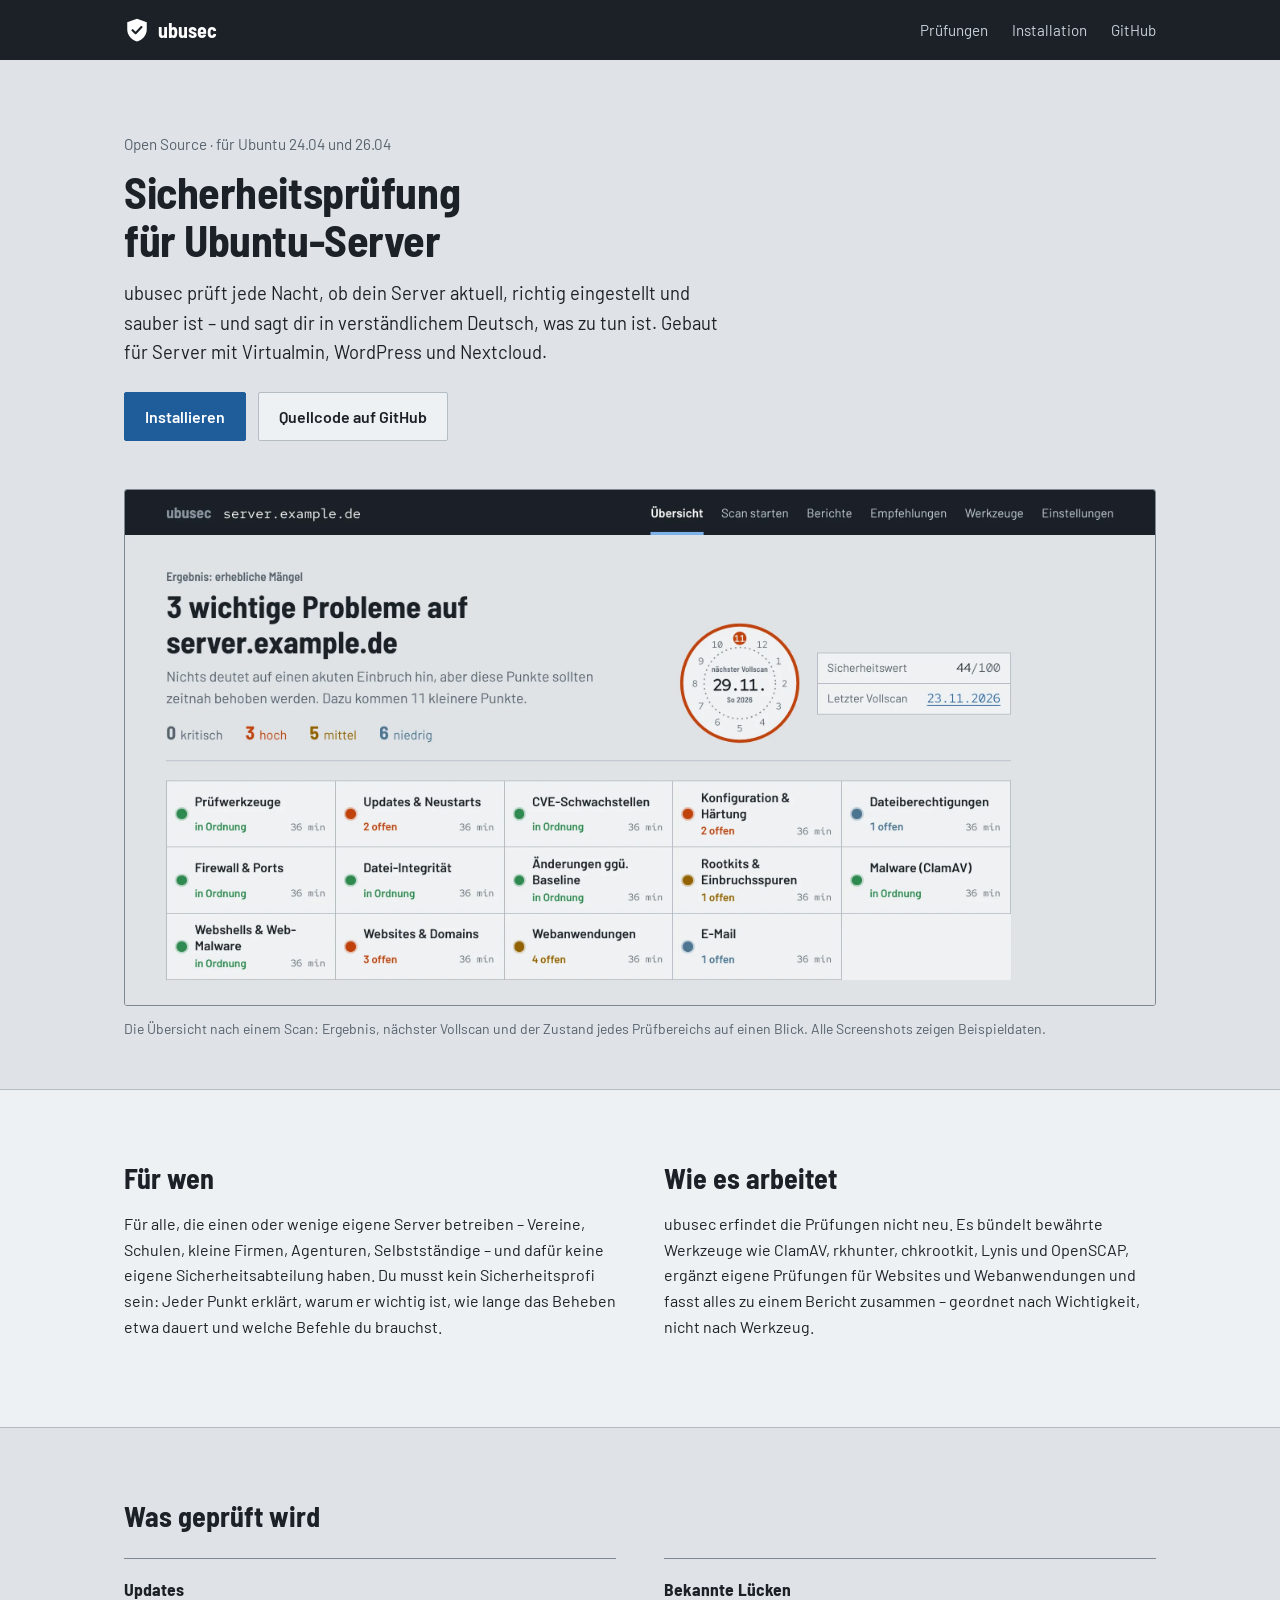
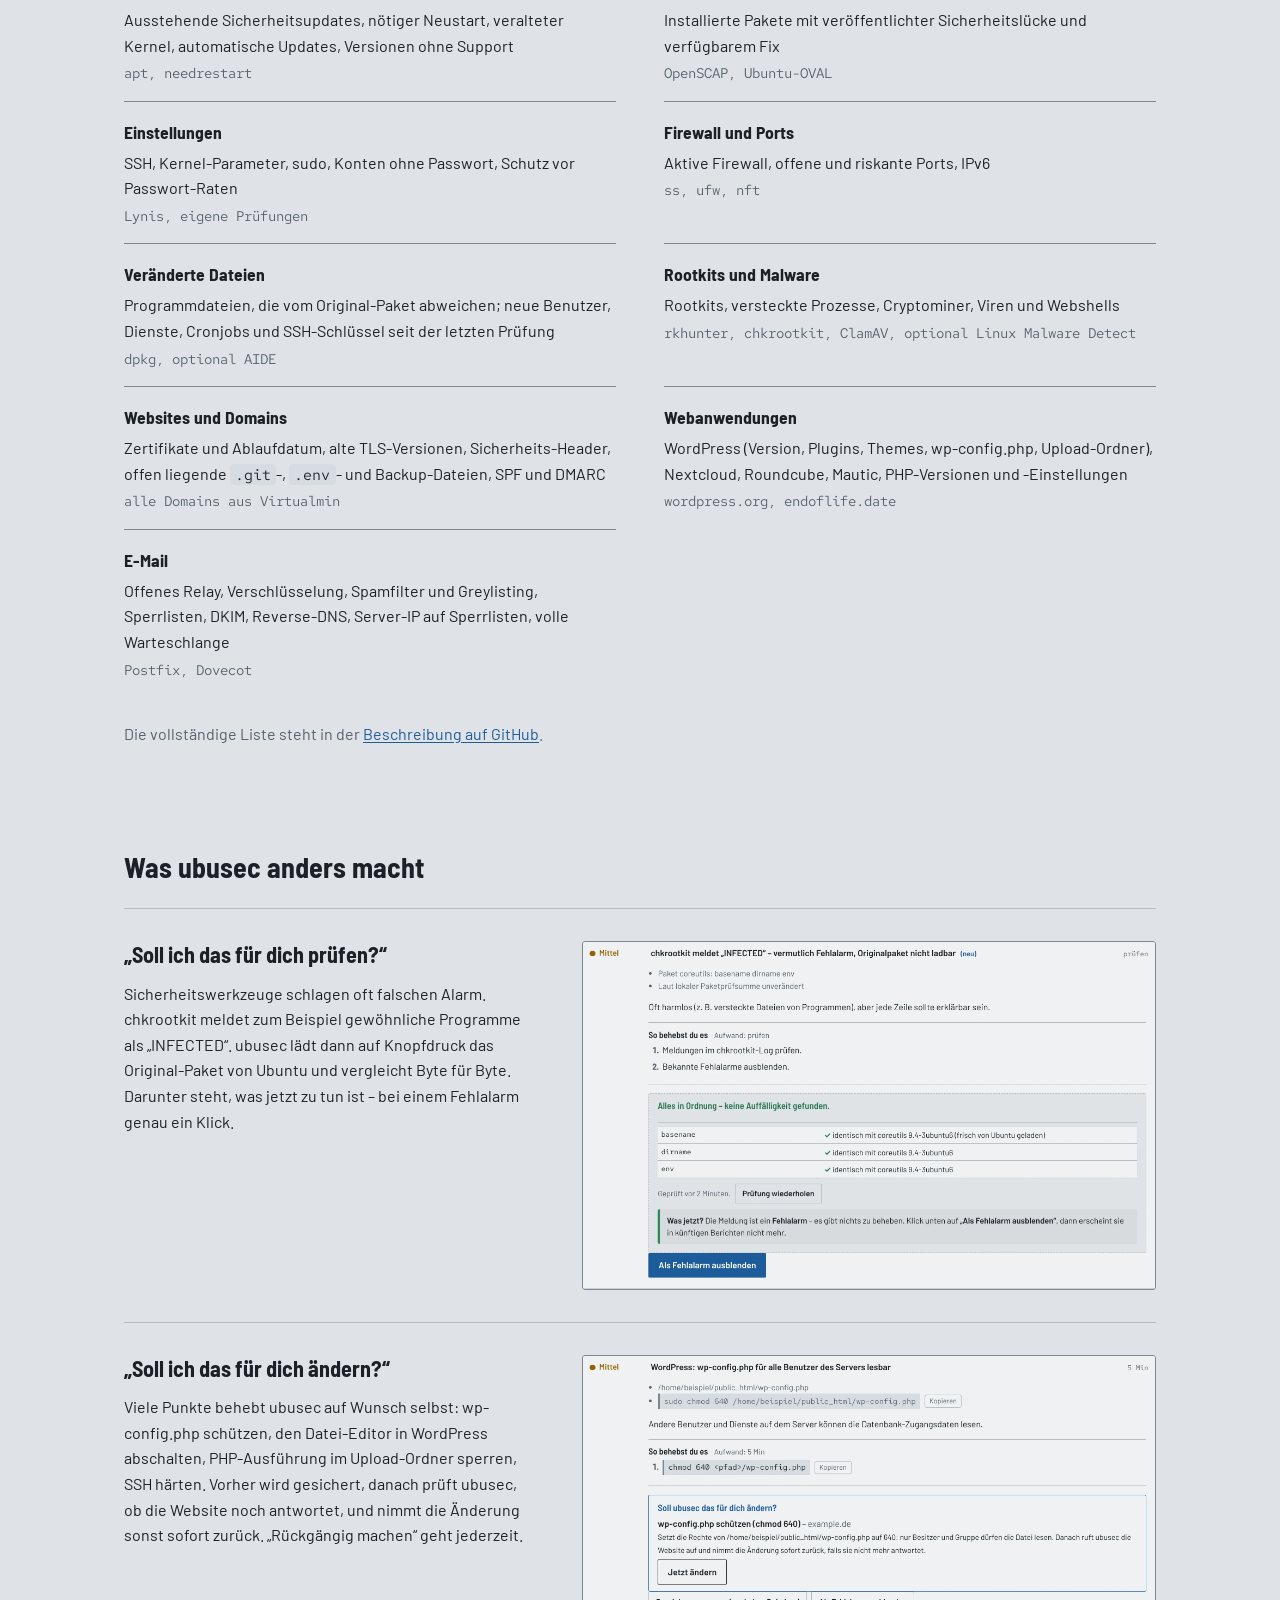
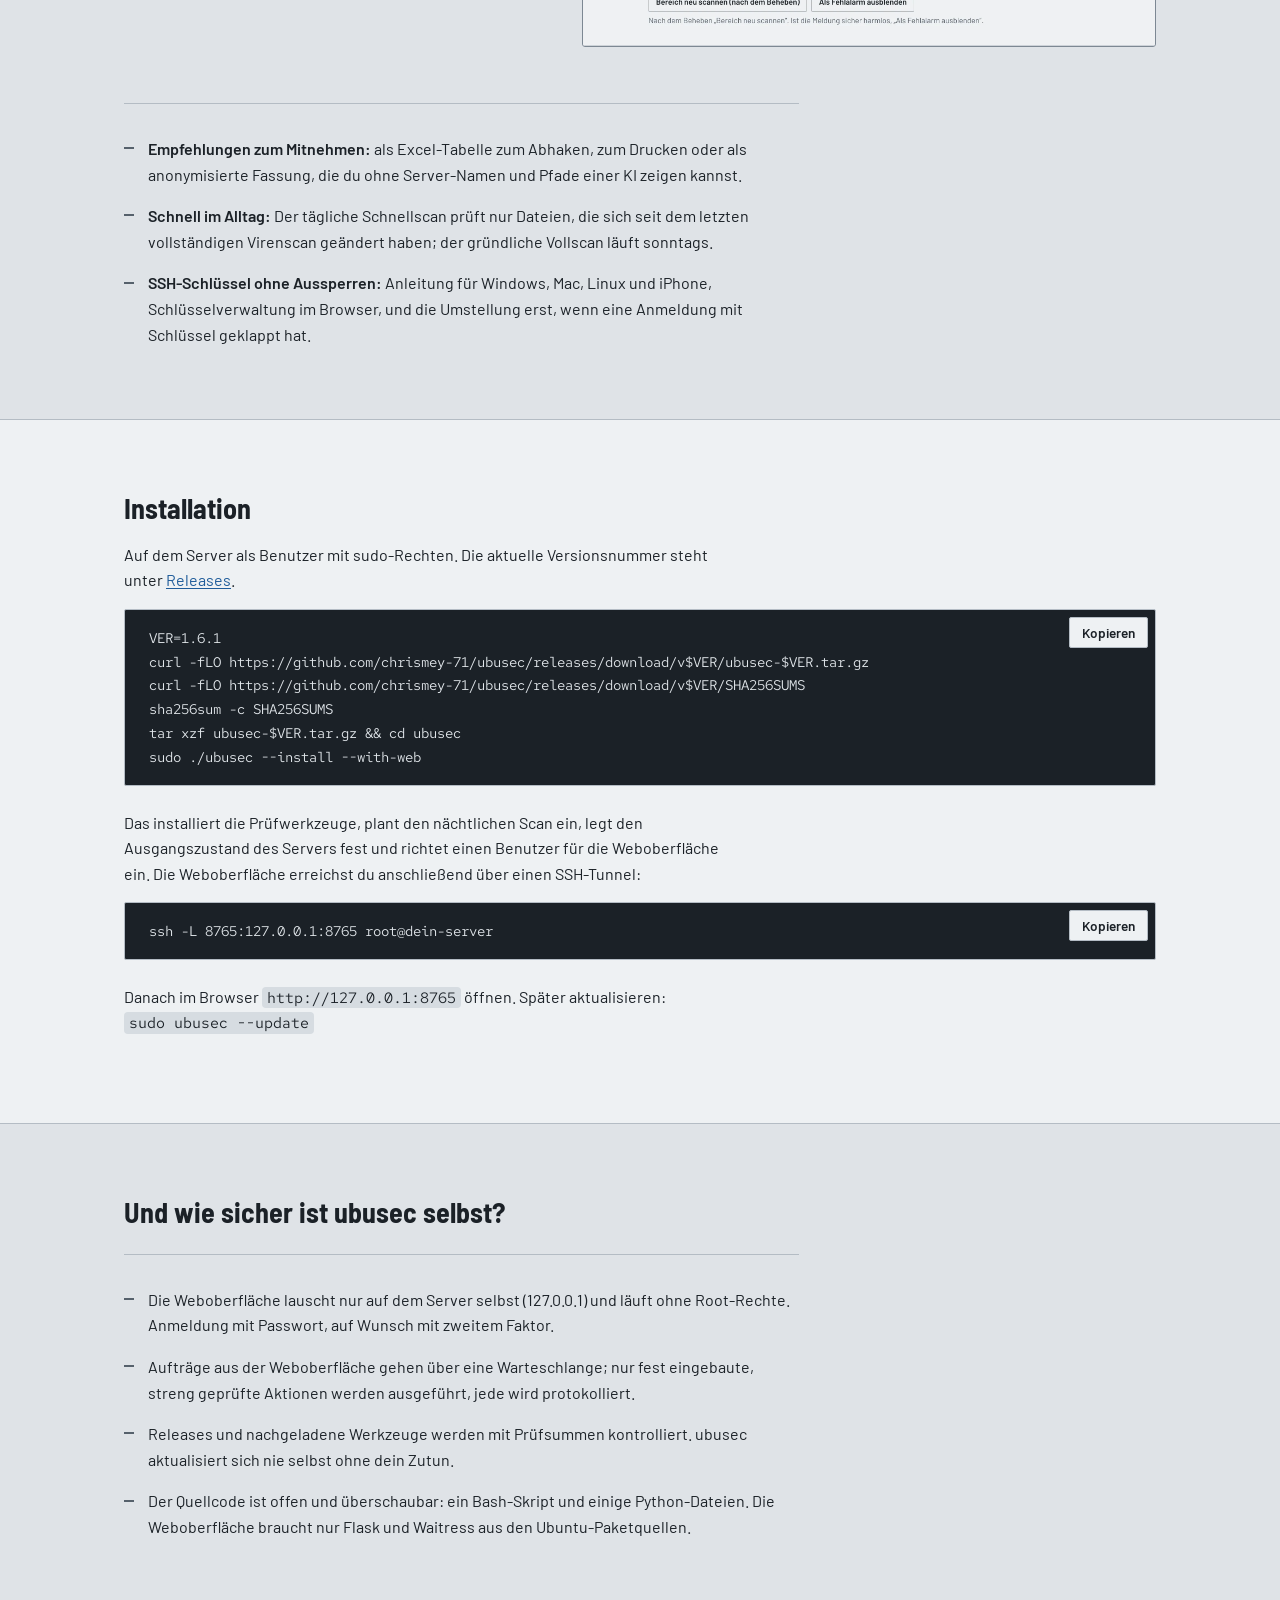
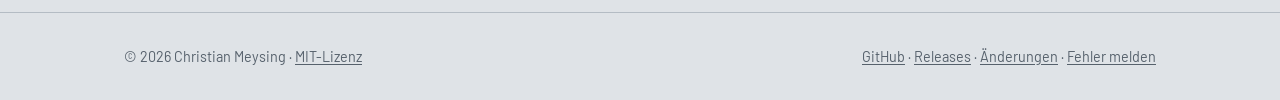
<file: docs/index.html>
<!doctype html>
<html lang="de">
<head>
<meta charset="utf-8">
<meta name="viewport" content="width=device-width, initial-scale=1">
<title>ubusec – Sicherheitsscanner für Ubuntu-Server (Virtualmin, WordPress, Nextcloud)</title>
<meta name="description" content="ubusec prüft jede Nacht, ob dein Ubuntu-Server aktuell, richtig eingestellt und sauber ist – Updates, CVEs, SSH, Firewall, Rootkits, Malware, Websites und WordPress – und sagt dir auf Deutsch, was zu tun ist. Open Source (MIT).">
<link rel="canonical" href="https://chrismey-71.github.io/ubusec/">
<meta property="og:type" content="website">
<meta property="og:title" content="ubusec – Sicherheitsprüfung für Ubuntu-Server">
<meta property="og:description" content="Prüft jede Nacht Updates, SSH, Firewall, Rootkits, Malware und Websites – mit verständlichen Empfehlungen auf Deutsch. Open Source.">
<meta property="og:image" content="https://chrismey-71.github.io/ubusec/assets/img/uebersicht-light.webp">
<meta name="color-scheme" content="light dark">
<meta name="google-site-verification" content="YBQRpRcjBFuxK_fFpxAjEb0lXHjIh4YiTzNXHD8Yrtk">
<link rel="icon" href="favicon.svg" type="image/svg+xml">
<link rel="stylesheet" href="assets/site.css">
<script type="application/ld+json">
{"@context":"https://schema.org","@type":"SoftwareApplication","name":"ubusec","operatingSystem":"Ubuntu 24.04, Ubuntu 26.04",
 "applicationCategory":"SecurityApplication","license":"https://opensource.org/licenses/MIT","inLanguage":"de",
 "url":"https://chrismey-71.github.io/ubusec/","codeRepository":"https://github.com/chrismey-71/ubusec",
 "author":{"@type":"Person","name":"Christian Meysing"},"offers":{"@type":"Offer","price":"0","priceCurrency":"EUR"}}
</script>
</head>
<body>
<a class="skip" href="#inhalt">Zum Inhalt springen</a>

<header class="top">
  <div class="wrap top-in">
    <a class="brand" href="./" aria-label="ubusec – Startseite">
      <svg viewBox="0 0 32 32" width="26" height="26" aria-hidden="true"><path class="shield" d="M16 2 4 6.5v8.7c0 7.3 5 13.4 12 14.8 7-1.4 12-7.5 12-14.8V6.5L16 2z"/><path class="check" d="m10.5 16.2 3.8 3.8 7.2-7.6" fill="none" stroke-width="2.6" stroke-linecap="round" stroke-linejoin="round"/></svg>
      ubusec
    </a>
    <nav aria-label="Seitennavigation">
      <a href="#pruefungen">Prüfungen</a>
      <a href="#installation">Installation</a>
      <a href="https://github.com/chrismey-71/ubusec">GitHub</a>
    </nav>
  </div>
</header>

<main id="inhalt">
  <section class="hero wrap">
    <p class="kicker">Open Source · für Ubuntu 24.04 und 26.04</p>
    <h1>Sicherheitsprüfung für Ubuntu-Server</h1>
    <p class="lede">ubusec prüft jede Nacht, ob dein Server aktuell, richtig eingestellt und sauber ist –
      und sagt dir in verständlichem Deutsch, was zu tun ist. Gebaut für Server mit Virtualmin,
      WordPress und Nextcloud.</p>
    <p class="cta">
      <a class="btn btn-primary" href="#installation">Installieren</a>
      <a class="btn" href="https://github.com/chrismey-71/ubusec">Quellcode auf GitHub</a>
    </p>
    <figure class="shot shot-hero">
      <picture>
        <source srcset="assets/img/uebersicht-dark.webp" media="(prefers-color-scheme: dark)">
        <img src="assets/img/uebersicht-light.webp" width="1280" height="640"
             alt="Übersicht der Weboberfläche: drei wichtige Probleme auf server.example.de, daneben die Prüfplakette mit dem nächsten Vollscan und der Sicherheitswert, darunter eine Zustandsanzeige mit offenen Punkten für jeden der 14 Prüfbereiche.">
      </picture>
      <figcaption>Die Übersicht nach einem Scan: Ergebnis, nächster Vollscan und der Zustand jedes Prüfbereichs auf einen Blick. Alle Screenshots zeigen Beispieldaten.</figcaption>
    </figure>
  </section>

  <section class="band">
    <div class="wrap two">
      <div>
        <h2>Für wen</h2>
        <p>Für alle, die einen oder wenige eigene Server betreiben – Vereine, Schulen, kleine Firmen,
          Agenturen, Selbstständige – und dafür keine eigene Sicherheitsabteilung haben.
          Du musst kein Sicherheitsprofi sein: Jeder Punkt erklärt, warum er wichtig ist,
          wie lange das Beheben etwa dauert und welche Befehle du brauchst.</p>
      </div>
      <div>
        <h2>Wie es arbeitet</h2>
        <p>ubusec erfindet die Prüfungen nicht neu. Es bündelt bewährte Werkzeuge wie ClamAV, rkhunter,
          chkrootkit, Lynis und OpenSCAP, ergänzt eigene Prüfungen für Websites und Webanwendungen
          und fasst alles zu einem Bericht zusammen – geordnet nach Wichtigkeit, nicht nach Werkzeug.</p>
      </div>
    </div>
  </section>

  <section id="pruefungen" class="wrap section">
    <h2>Was geprüft wird</h2>
    <dl class="checks">
      <div><dt>Updates</dt><dd>Ausstehende Sicherheitsupdates, nötiger Neustart, veralteter Kernel, automatische Updates, Versionen ohne Support <span class="tools">apt, needrestart</span></dd></div>
      <div><dt>Bekannte Lücken</dt><dd>Installierte Pakete mit veröffentlichter Sicherheitslücke und verfügbarem Fix <span class="tools">OpenSCAP, Ubuntu-OVAL</span></dd></div>
      <div><dt>Einstellungen</dt><dd>SSH, Kernel-Parameter, sudo, Konten ohne Passwort, Schutz vor Passwort-Raten <span class="tools">Lynis, eigene Prüfungen</span></dd></div>
      <div><dt>Firewall und Ports</dt><dd>Aktive Firewall, offene und riskante Ports, IPv6 <span class="tools">ss, ufw, nft</span></dd></div>
      <div><dt>Veränderte Dateien</dt><dd>Programmdateien, die vom Original-Paket abweichen; neue Benutzer, Dienste, Cronjobs und SSH-Schlüssel seit der letzten Prüfung <span class="tools">dpkg, optional AIDE</span></dd></div>
      <div><dt>Rootkits und Malware</dt><dd>Rootkits, versteckte Prozesse, Cryptominer, Viren und Webshells <span class="tools">rkhunter, chkrootkit, ClamAV, optional Linux Malware Detect</span></dd></div>
      <div><dt>Websites und Domains</dt><dd>Zertifikate und Ablaufdatum, alte TLS-Versionen, Sicherheits-Header, offen liegende <code>.git</code>-, <code>.env</code>- und Backup-Dateien, SPF und DMARC <span class="tools">alle Domains aus Virtualmin</span></dd></div>
      <div><dt>Webanwendungen</dt><dd>WordPress (Version, Plugins, Themes, wp-config.php, Upload-Ordner), Nextcloud, Roundcube, Mautic, PHP-Versionen und -Einstellungen <span class="tools">wordpress.org, endoflife.date</span></dd></div>
      <div><dt>E-Mail</dt><dd>Offenes Relay, Verschlüsselung, Spamfilter und Greylisting, Sperrlisten, DKIM, Reverse-DNS, Server-IP auf Sperrlisten, volle Warteschlange <span class="tools">Postfix, Dovecot</span></dd></div>
    </dl>
    <p class="more">Die vollständige Liste steht in der <a href="https://github.com/chrismey-71/ubusec#readme">Beschreibung auf GitHub</a>.</p>
  </section>

  <section class="wrap section">
    <h2>Was ubusec anders macht</h2>

    <div class="feature">
      <div class="feature-text">
        <h3>„Soll ich das für dich prüfen?“</h3>
        <p>Sicherheitswerkzeuge schlagen oft falschen Alarm. chkrootkit meldet zum Beispiel
          gewöhnliche Programme als „INFECTED“. ubusec lädt dann auf Knopfdruck das Original-Paket
          von Ubuntu und vergleicht Byte für Byte. Darunter steht, was jetzt zu tun ist –
          bei einem Fehlalarm genau ein Klick.</p>
      </div>
      <figure class="shot">
        <picture>
          <source srcset="assets/img/pruefen-dark.webp" media="(prefers-color-scheme: dark)">
          <img src="assets/img/pruefen-light.webp" width="1050" height="636" loading="lazy"
               alt="Ein chkrootkit-Befund mit Prüfergebnis: basename, dirname und env sind identisch mit dem Ubuntu-Paket. Darunter die Empfehlung, die Meldung als Fehlalarm auszublenden.">
        </picture>
      </figure>
    </div>

    <div class="feature">
      <div class="feature-text">
        <h3>„Soll ich das für dich ändern?“</h3>
        <p>Viele Punkte behebt ubusec auf Wunsch selbst: wp-config.php schützen, den Datei-Editor
          in WordPress abschalten, PHP-Ausführung im Upload-Ordner sperren, SSH härten.
          Vorher wird gesichert, danach prüft ubusec, ob die Website noch antwortet,
          und nimmt die Änderung sonst sofort zurück. „Rückgängig machen“ geht jederzeit.</p>
      </div>
      <figure class="shot">
        <picture>
          <source srcset="assets/img/aendern-dark.webp" media="(prefers-color-scheme: dark)">
          <img src="assets/img/aendern-light.webp" width="1050" height="533" loading="lazy"
               alt="Ein WordPress-Befund mit dem Angebot „Soll ubusec das für dich ändern?“ und dem Knopf „Jetzt ändern“.">
        </picture>
      </figure>
    </div>

    <ul class="plain-list">
      <li><b>Empfehlungen zum Mitnehmen:</b> als Excel-Tabelle zum Abhaken, zum Drucken oder als
        anonymisierte Fassung, die du ohne Server-Namen und Pfade einer KI zeigen kannst.</li>
      <li><b>Schnell im Alltag:</b> Der tägliche Schnellscan prüft nur Dateien, die sich seit dem
        letzten vollständigen Virenscan geändert haben; der gründliche Vollscan läuft sonntags.</li>
      <li><b>SSH-Schlüssel ohne Aussperren:</b> Anleitung für Windows, Mac, Linux und iPhone,
        Schlüsselverwaltung im Browser, und die Umstellung erst, wenn eine Anmeldung mit Schlüssel geklappt hat.</li>
    </ul>
  </section>

  <section id="installation" class="band">
    <div class="wrap section">
      <h2>Installation</h2>
      <p>Auf dem Server als Benutzer mit sudo-Rechten. Die aktuelle Versionsnummer steht unter
        <a href="https://github.com/chrismey-71/ubusec/releases">Releases</a>.</p>
      <div class="code">
        <button type="button" class="copy" data-target="install">Kopieren</button>
<pre id="install"><code>VER=1.6.1
curl -fLO https://github.com/chrismey-71/ubusec/releases/download/v$VER/ubusec-$VER.tar.gz
curl -fLO https://github.com/chrismey-71/ubusec/releases/download/v$VER/SHA256SUMS
sha256sum -c SHA256SUMS
tar xzf ubusec-$VER.tar.gz &amp;&amp; cd ubusec
sudo ./ubusec --install --with-web</code></pre>
      </div>
      <p>Das installiert die Prüfwerkzeuge, plant den nächtlichen Scan ein, legt den Ausgangszustand
        des Servers fest und richtet einen Benutzer für die Weboberfläche ein. Die Weboberfläche
        erreichst du anschließend über einen SSH-Tunnel:</p>
      <div class="code">
        <button type="button" class="copy" data-target="tunnel">Kopieren</button>
<pre id="tunnel"><code>ssh -L 8765:127.0.0.1:8765 root@dein-server</code></pre>
      </div>
      <p>Danach im Browser <code>http://127.0.0.1:8765</code> öffnen. Später aktualisieren:
        <code>sudo ubusec --update</code></p>
    </div>
  </section>

  <section class="wrap section">
    <h2>Und wie sicher ist ubusec selbst?</h2>
    <ul class="plain-list">
      <li>Die Weboberfläche lauscht nur auf dem Server selbst (127.0.0.1) und läuft ohne Root-Rechte.
        Anmeldung mit Passwort, auf Wunsch mit zweitem Faktor.</li>
      <li>Aufträge aus der Weboberfläche gehen über eine Warteschlange; nur fest eingebaute,
        streng geprüfte Aktionen werden ausgeführt, jede wird protokolliert.</li>
      <li>Releases und nachgeladene Werkzeuge werden mit Prüfsummen kontrolliert.
        ubusec aktualisiert sich nie selbst ohne dein Zutun.</li>
      <li>Der Quellcode ist offen und überschaubar: ein Bash-Skript und einige Python-Dateien.
        Die Weboberfläche braucht nur Flask und Waitress aus den Ubuntu-Paketquellen.</li>
    </ul>
  </section>
</main>

<footer class="foot">
  <div class="wrap foot-in">
    <p>© 2026 Christian Meysing · <a href="https://github.com/chrismey-71/ubusec/blob/main/LICENSE">MIT-Lizenz</a></p>
    <p><a href="https://github.com/chrismey-71/ubusec">GitHub</a> ·
      <a href="https://github.com/chrismey-71/ubusec/releases">Releases</a> ·
      <a href="https://github.com/chrismey-71/ubusec/blob/main/CHANGELOG.md">Änderungen</a> ·
      <a href="https://github.com/chrismey-71/ubusec/issues">Fehler melden</a></p>
  </div>
</footer>

<script>
document.querySelectorAll(".copy").forEach(function (b) {
  b.addEventListener("click", function () {
    var t = document.getElementById(b.dataset.target).innerText;
    var done = function () { b.textContent = "Kopiert"; setTimeout(function () { b.textContent = "Kopieren"; }, 1600); };
    if (navigator.clipboard) navigator.clipboard.writeText(t).then(done, function () {});
  });
});
</script>
</body>
</html>
</file>
<file: docs/assets/site.css>
/* ubusec – Projektseite. Gestaltung: siehe docs/DESIGN.md (Gerätefront, wie die Weboberfläche). */
@font-face { font-family: "Barlow"; src: url("fonts/Barlow-Regular.ttf") format("truetype"); font-weight: 400; font-display: swap; }
@font-face { font-family: "Barlow"; src: url("fonts/Barlow-SemiBold.ttf") format("truetype"); font-weight: 600 700; font-display: swap; }
@font-face { font-family: "Barlow Semi Condensed"; src: url("fonts/BarlowSemiCondensed-SemiBold.ttf") format("truetype"); font-weight: 600; font-display: swap; }
@font-face { font-family: "Barlow Semi Condensed"; src: url("fonts/BarlowSemiCondensed-Bold.ttf") format("truetype"); font-weight: 700; font-display: swap; }
@font-face { font-family: "Red Hat Mono"; src: url("fonts/RedHatMono-Regular.ttf") format("truetype"); font-weight: 400; font-display: swap; }

:root {
  --paper: #dfe3e7; --surface: #eef1f3; --ink: #1b2127; --muted: #56616c; --line: #b4bcc4; --line-strong: #7d8893;
  --action: #1f5c9a; --action-ink: #ffffff; --code-bg: #d6dce1; --focus: #1f5c9a;
  --plate: #1b2127; --plate-ink: #ffffff; --plate-muted: #8a96a2;
  --sans: "Barlow", "Segoe UI", system-ui, sans-serif;
  --head: "Barlow Semi Condensed", "Arial Narrow", sans-serif;
  --mono: "Red Hat Mono", ui-monospace, "DejaVu Sans Mono", monospace;
  --s1: 4px; --s2: 8px; --s3: 12px; --s4: 16px; --s5: 24px; --s6: 32px; --s7: 48px; --s8: 72px;
  --wrap: 1080px; --r: 2px; --r2: 3px;
  color-scheme: light;
}
@media (prefers-color-scheme: dark) {
  :root {
    --paper: #171c21; --surface: #1e252c; --ink: #e1e6ea; --muted: #97a3ae; --line: #313b45; --line-strong: #56636f;
    --action: #7cb2ea; --action-ink: #10151a; --code-bg: #262f38; --focus: #9cc6f2;
    --plate: #0f1317;
    color-scheme: dark;
  }
}

*, *::before, *::after { box-sizing: border-box; }
html { -webkit-text-size-adjust: 100%; scroll-padding-top: 72px; }
body { margin: 0; background: var(--paper); color: var(--ink); font: 400 1rem/1.6 var(--sans); }
img { max-width: 100%; height: auto; display: block; }
a { color: var(--action); text-underline-offset: 2px; }
a:hover { text-decoration-thickness: 2px; }
:focus-visible { outline: 3px solid var(--focus); outline-offset: 2px; border-radius: 3px; }
code { font-family: var(--mono); font-size: .92em; background: var(--code-bg); padding: .08em .35em; border-radius: 4px; }

.wrap { max-width: var(--wrap); margin: 0 auto; padding: 0 var(--s5); }
.skip { position: absolute; left: -999px; top: var(--s2); background: var(--surface); padding: var(--s2) var(--s3); z-index: 10; }
.skip:focus { left: var(--s2); }

/* Kopf */
.top { position: sticky; top: 0; z-index: 5; background: var(--plate); color: var(--plate-ink); }
.top-in { display: flex; align-items: center; justify-content: space-between; height: 60px; }
.brand { display: inline-flex; align-items: center; gap: var(--s2); font-family: var(--head); font-weight: 700; font-size: 1.25rem; color: var(--plate-ink); text-decoration: none; }
.brand .shield { fill: var(--plate-ink); } .brand .check { stroke: var(--plate); }
.top nav { display: flex; gap: var(--s5); }
.top nav a { color: #c9d1d8; text-decoration: none; font-size: .95rem; }
.top nav a:hover { color: var(--plate-ink); }

/* Einstieg */
.hero { padding-top: var(--s8); padding-bottom: var(--s7); }
.kicker { margin: 0 0 var(--s3); color: var(--muted); font-size: .95rem; }
h1, h2, h3 { font-family: var(--head); font-weight: 700; }
h1 { font-size: 2.75rem; line-height: 1.08; margin: 0 0 var(--s4); letter-spacing: -.01em; max-width: 18ch; }
h2 { font-size: 1.75rem; line-height: 1.2; margin: 0 0 var(--s4); }
h3 { font-size: 1.375rem; line-height: 1.25; margin: 0 0 var(--s3); }
p { margin: 0 0 var(--s4); max-width: 68ch; }
.lede { font-size: 1.15rem; color: var(--ink); max-width: 60ch; }
.cta { display: flex; flex-wrap: wrap; gap: var(--s3); margin: var(--s5) 0 var(--s7); }

.btn { display: inline-block; padding: 11px 20px; border-radius: var(--r); border: 1px solid var(--line);
  background: var(--surface); color: var(--ink); text-decoration: none; font-weight: 700; font-size: 1rem; }
.btn:hover { border-color: var(--ink); text-decoration: none; }
.btn-primary { background: var(--action); border-color: var(--action); color: var(--action-ink); }
.btn-primary:hover { filter: brightness(1.08); border-color: var(--action); }

.shot { margin: 0; }
.shot img { border: 1px solid var(--line-strong); border-radius: var(--r2); background: var(--surface); }
.shot figcaption { margin-top: var(--s3); color: var(--muted); font-size: .875rem; }

/* Abschnitte */
.section { padding-top: var(--s8); padding-bottom: var(--s8); }
.band { background: var(--surface); border-top: 1px solid var(--line); border-bottom: 1px solid var(--line); }
.band > .two { padding-top: var(--s8); padding-bottom: var(--s8); }
.two { display: grid; grid-template-columns: 1fr 1fr; gap: var(--s7); }

.checks { margin: var(--s5) 0 0; display: grid; grid-template-columns: 1fr 1fr; column-gap: var(--s7); }
.checks > div { padding: var(--s4) 0; border-top: 1px solid var(--line-strong); }
.checks dt { font-family: var(--head); font-weight: 700; font-size: 1.1rem; margin-bottom: var(--s1); }
.checks dd { margin: 0; }
.tools { display: block; margin-top: var(--s1); color: var(--muted); font-size: .875rem; font-family: var(--mono); }
.more { margin-top: var(--s5); color: var(--muted); }

.feature { display: grid; grid-template-columns: 5fr 7fr; gap: var(--s7); align-items: start; padding: var(--s6) 0; border-top: 1px solid var(--line); }
.feature:first-of-type { margin-top: var(--s5); }
.plain-list { margin: var(--s5) 0 0; padding: var(--s6) 0 0; border-top: 1px solid var(--line); list-style: none; display: grid; gap: var(--s4); max-width: 75ch; }
.plain-list li { padding-left: var(--s5); position: relative; }
.plain-list li::before { content: ""; position: absolute; left: 0; top: .7em; width: 10px; height: 2px; background: var(--muted); }

.code { position: relative; margin: 0 0 var(--s5); }
.code pre { margin: 0; padding: var(--s4) var(--s5); padding-right: 104px; overflow-x: auto; background: var(--plate); color: #e1e6ea;
  border: 1px solid var(--line); border-radius: var(--r); font: .9rem/1.65 var(--mono); }
.code pre code { background: none; padding: 0; font-size: inherit; }
.copy { position: absolute; top: var(--s2); right: var(--s2); font: 700 .85rem var(--sans); color: var(--ink);
  background: var(--surface); border: 1px solid var(--line); border-radius: var(--r); padding: 6px 12px; cursor: pointer; }
.copy:hover { border-color: var(--ink); }

/* Fuß */
.foot { border-top: 1px solid var(--line); padding: var(--s6) 0; color: var(--muted); font-size: .9rem; }
.foot-in { display: flex; flex-wrap: wrap; justify-content: space-between; gap: var(--s3); }
.foot p { margin: 0; }
.foot a { color: inherit; }

@media (max-width: 860px) {
  .two, .checks, .feature { grid-template-columns: 1fr; }
  .two { gap: var(--s6); }
  .feature { gap: var(--s5); }
}
@media (max-width: 560px) {
  .wrap { padding: 0 var(--s4); }
  h1 { font-size: 2rem; } h2 { font-size: 1.5rem; }
  .hero { padding-top: var(--s7); }
  .section, .band > .two { padding-top: var(--s7); padding-bottom: var(--s7); }
  .top nav { gap: var(--s4); } .top nav a[href="#pruefungen"] { display: none; }
  .code pre { padding-right: var(--s5); padding-top: 48px; }
}

/* Feinschliff */
:not(pre) > code { white-space: nowrap; }
.section + .section { padding-top: var(--s4); }
</file>
